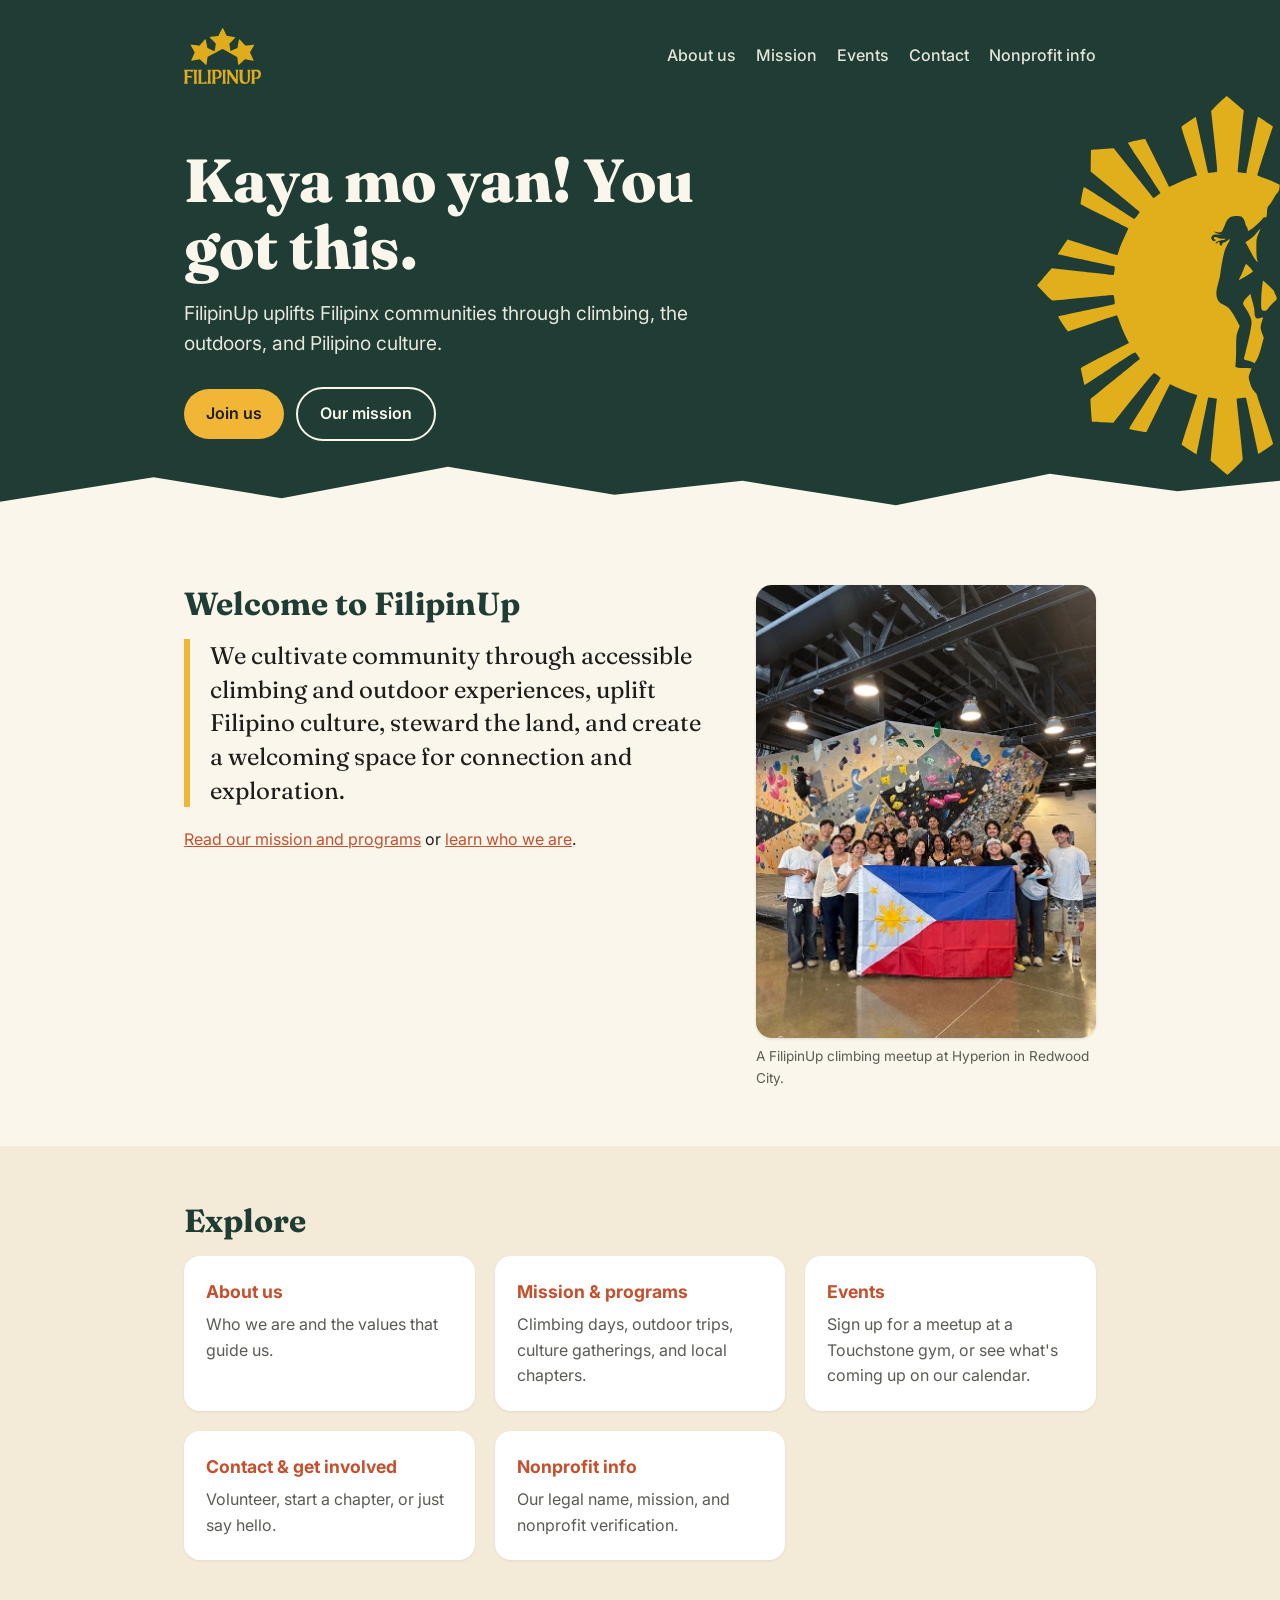
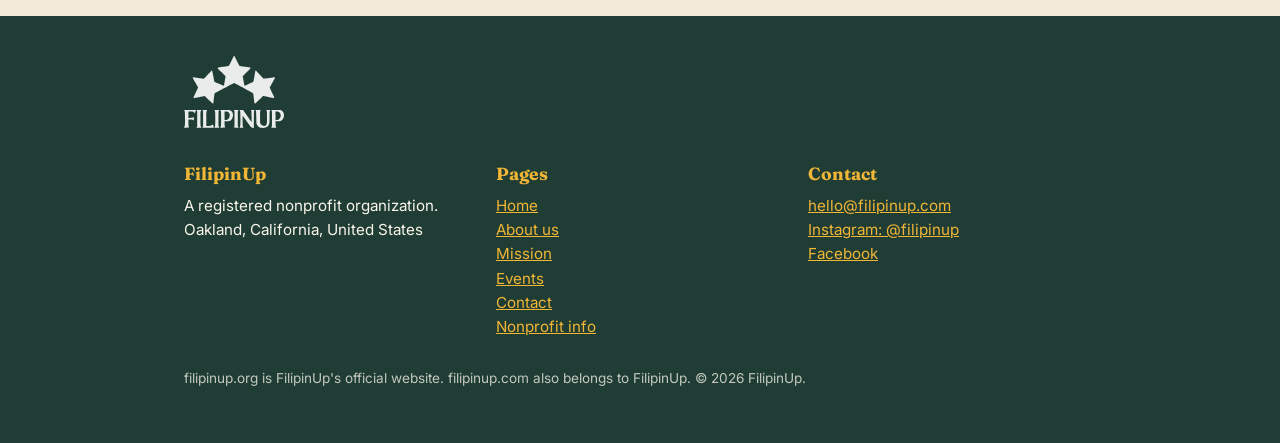
<file: index.html>
<!DOCTYPE html>
<html lang="en">
<head>
<meta charset="utf-8">
<meta name="viewport" content="width=device-width, initial-scale=1">
<title>FilipinUp — Climbing, Outdoors &amp; Pilipino Culture</title>
<meta name="description" content="FilipinUp is a nonprofit cultivating community through accessible climbing and outdoor experiences, uplifting Filipino culture, and stewarding the land.">
<link rel="icon" href="assets/logo-gold.svg" type="image/svg+xml">
<link rel="preconnect" href="https://fonts.googleapis.com">
<link rel="preconnect" href="https://fonts.gstatic.com" crossorigin>
<link href="https://fonts.googleapis.com/css2?family=Fraunces:opsz,wght@9..144,600;9..144,800&family=Inter:wght@400;500;600&display=swap" rel="stylesheet">
<link rel="stylesheet" href="assets/site.css">
</head>
<body>

<header class="hero">
  <img class="hero-art" src="assets/sun-climber.svg" alt="" aria-hidden="true">
  <div class="wrap">
    <nav>
      <a class="logo" href="index.html"><img src="assets/logo-gold.svg" alt="FilipinUp home"></a>
      <ul>
        <li><a href="about.html">About us</a></li>
        <li><a href="mission.html">Mission</a></li>
        <li><a href="events.html">Events</a></li>
        <li><a href="contact.html">Contact</a></li>
        <li><a href="nonprofit.html">Nonprofit info</a></li>
      </ul>
    </nav>
    <h1>Kaya mo yan! You got this.</h1>
    <p class="lead">FilipinUp uplifts Filipinx communities through climbing, the outdoors, and Pilipino culture.</p>
    <a class="btn" href="contact.html#get-involved">Join us</a>
    <a class="btn ghost" href="mission.html">Our mission</a>
  </div>
</header>

<main>
  <section>
    <div class="wrap split">
      <div>
        <h2>Welcome to FilipinUp</h2>
        <p class="mission">We cultivate community through accessible climbing and outdoor experiences, uplift Filipino culture, steward the land, and create a welcoming space for connection and exploration.</p>
        <p><a href="mission.html">Read our mission and programs</a> or <a href="about.html">learn who we are</a>.</p>
      </div>
      <figure class="photo">
        <img src="assets/photos/group-climb.webp" width="683" height="911" alt="A group of FilipinUp climbers smiling in front of a bouldering wall at Hyperion in Redwood City, holding a Philippine flag">
        <figcaption>A FilipinUp climbing meetup at Hyperion in Redwood City.</figcaption>
      </figure>
    </div>
  </section>

  <section class="alt">
    <div class="wrap">
      <h2>Explore</h2>
      <div class="grid">
        <a class="card" href="about.html">
          <h3>About us</h3>
          <p>Who we are and the values that guide us.</p>
        </a>
        <a class="card" href="mission.html">
          <h3>Mission &amp; programs</h3>
          <p>Climbing days, outdoor trips, culture gatherings, and local chapters.</p>
        </a>
        <a class="card" href="events.html">
          <h3>Events</h3>
          <p>Sign up for a meetup at a Touchstone gym, or see what's coming up on our calendar.</p>
        </a>
        <a class="card" href="contact.html">
          <h3>Contact &amp; get involved</h3>
          <p>Volunteer, start a chapter, or just say hello.</p>
        </a>
        <a class="card" href="nonprofit.html">
          <h3>Nonprofit info</h3>
          <p>Our legal name, mission, and nonprofit verification.</p>
        </a>
      </div>
    </div>
  </section>
</main>

<footer>
  <div class="wrap">
    <img class="footer-logo" src="assets/logo-black.svg" alt="FilipinUp">
    <div class="org-details">
      <div>
        <h4>FilipinUp</h4>
        <p>A registered nonprofit organization.<br>
        Oakland, California, United States</p>
      </div>
      <div>
        <h4>Pages</h4>
        <ul>
          <li><a href="index.html">Home</a></li>
          <li><a href="about.html">About us</a></li>
          <li><a href="mission.html">Mission</a></li>
          <li><a href="events.html">Events</a></li>
          <li><a href="contact.html">Contact</a></li>
          <li><a href="nonprofit.html">Nonprofit info</a></li>
        </ul>
      </div>
      <div>
        <h4>Contact</h4>
        <p><a href="mailto:hello@filipinup.com">hello@filipinup.com</a><br>
        <a href="https://instagram.com/filipinup">Instagram: @filipinup</a><br>
        <a href="https://www.facebook.com/FilipinUp/">Facebook</a></p>
      </div>
    </div>
    <p class="fine">filipinup.org is FilipinUp's official website. filipinup.com also belongs to FilipinUp. &copy; <span id="yr">2026</span> FilipinUp.</p>
  </div>
</footer>
<script>try{document.getElementById('yr').textContent=new Date().getFullYear()}catch(e){}</script>
</body>
</html>
</file>
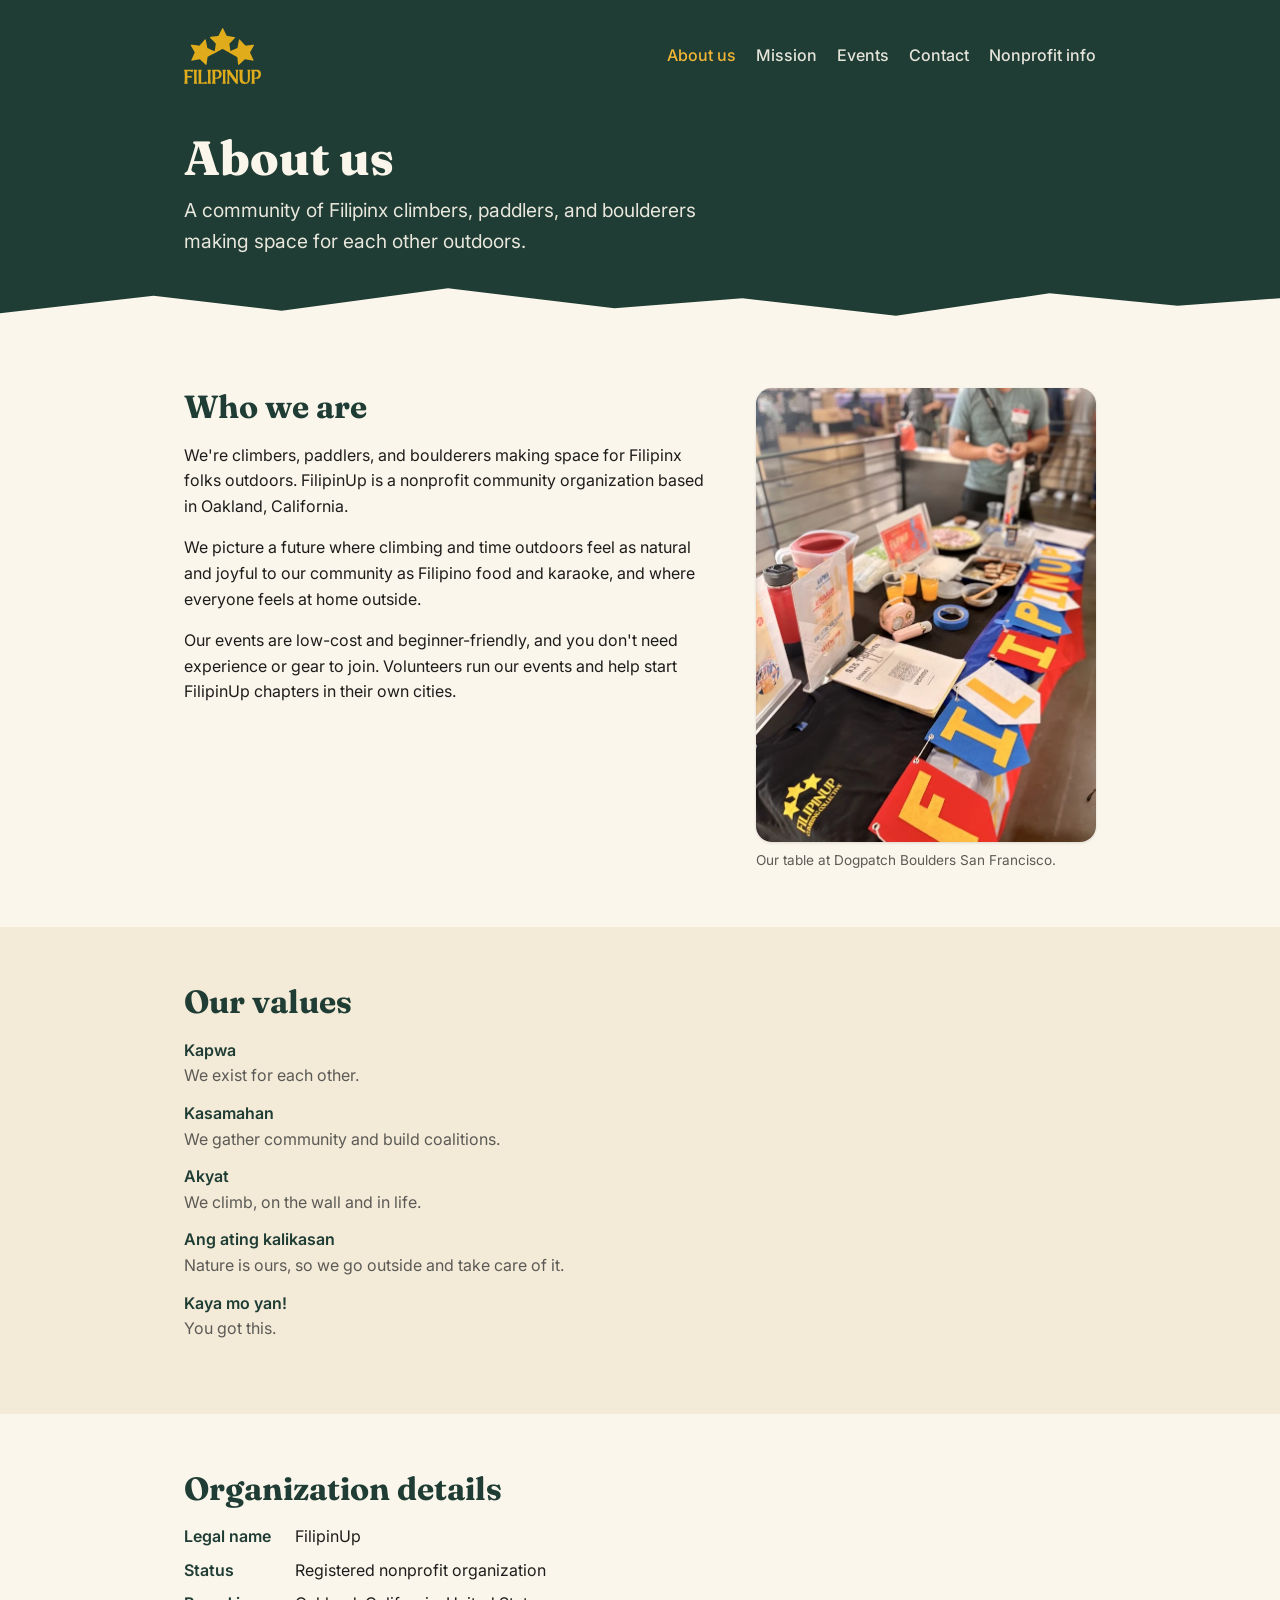
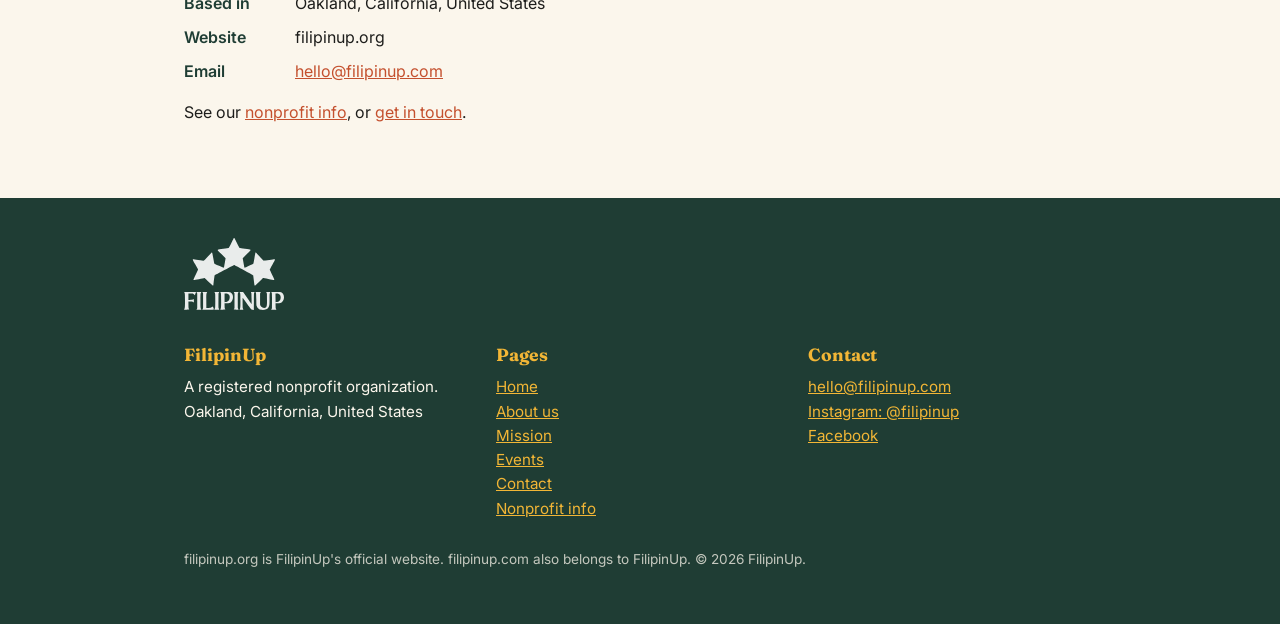
<file: about.html>
<!DOCTYPE html>
<html lang="en">
<head>
<meta charset="utf-8">
<meta name="viewport" content="width=device-width, initial-scale=1">
<title>About us — FilipinUp</title>
<meta name="description" content="Who FilipinUp is: a community of Filipinx climbers, paddlers, and boulderers based in Oakland, California.">
<link rel="icon" href="assets/logo-gold.svg" type="image/svg+xml">
<link rel="preconnect" href="https://fonts.googleapis.com">
<link rel="preconnect" href="https://fonts.gstatic.com" crossorigin>
<link href="https://fonts.googleapis.com/css2?family=Fraunces:opsz,wght@9..144,600;9..144,800&family=Inter:wght@400;500;600&display=swap" rel="stylesheet">
<link rel="stylesheet" href="assets/site.css">
</head>
<body>

<header class="hero page">
  <div class="wrap">
    <nav>
      <a class="logo" href="index.html"><img src="assets/logo-gold.svg" alt="FilipinUp home"></a>
      <ul>
        <li><a href="about.html" aria-current="page">About us</a></li>
        <li><a href="mission.html">Mission</a></li>
        <li><a href="events.html">Events</a></li>
        <li><a href="contact.html">Contact</a></li>
        <li><a href="nonprofit.html">Nonprofit info</a></li>
      </ul>
    </nav>
    <h1>About us</h1>
    <p class="lead">A community of Filipinx climbers, paddlers, and boulderers making space for each other outdoors.</p>
  </div>
</header>

<main>
  <section>
    <div class="wrap split">
      <div class="prose">
        <h2>Who we are</h2>
        <p>We're climbers, paddlers, and boulderers making space for Filipinx folks outdoors. FilipinUp is a nonprofit community organization based in Oakland, California.</p>
        <p>We picture a future where climbing and time outdoors feel as natural and joyful to our community as Filipino food and karaoke, and where everyone feels at home outside.</p>
        <p>Our events are low-cost and beginner-friendly, and you don't need experience or gear to join. Volunteers run our events and help start FilipinUp chapters in their own cities.</p>
      </div>
      <figure class="photo">
        <img src="assets/photos/community-table.webp" width="683" height="911" alt="The FilipinUp table at Dogpatch Boulders San Francisco, with a felt FilipinUp banner, snacks, drinks, our values sign, and FilipinUp T-shirts">
        <figcaption>Our table at Dogpatch Boulders San Francisco.</figcaption>
      </figure>
    </div>
  </section>

  <section class="alt">
    <div class="wrap">
      <h2>Our values</h2>
      <dl class="values">
        <dt>Kapwa</dt><dd>We exist for each other.</dd>
        <dt>Kasamahan</dt><dd>We gather community and build coalitions.</dd>
        <dt>Akyat</dt><dd>We climb, on the wall and in life.</dd>
        <dt>Ang ating kalikasan</dt><dd>Nature is ours, so we go outside and take care of it.</dd>
        <dt>Kaya mo yan!</dt><dd>You got this.</dd>
      </dl>
    </div>
  </section>

  <section>
    <div class="wrap">
      <h2>Organization details</h2>
      <dl class="facts">
        <dt>Legal name</dt><dd>FilipinUp</dd>
        <dt>Status</dt><dd>Registered nonprofit organization</dd>
        <dt>Based in</dt><dd>Oakland, California, United States</dd>
        <dt>Website</dt><dd>filipinup.org</dd>
        <dt>Email</dt><dd><a href="mailto:hello@filipinup.com">hello@filipinup.com</a></dd>
      </dl>
      <p>See our <a href="nonprofit.html">nonprofit info</a>, or <a href="contact.html">get in touch</a>.</p>
    </div>
  </section>
</main>

<footer>
  <div class="wrap">
    <img class="footer-logo" src="assets/logo-black.svg" alt="FilipinUp">
    <div class="org-details">
      <div>
        <h4>FilipinUp</h4>
        <p>A registered nonprofit organization.<br>
        Oakland, California, United States</p>
      </div>
      <div>
        <h4>Pages</h4>
        <ul>
          <li><a href="index.html">Home</a></li>
          <li><a href="about.html">About us</a></li>
          <li><a href="mission.html">Mission</a></li>
          <li><a href="events.html">Events</a></li>
          <li><a href="contact.html">Contact</a></li>
          <li><a href="nonprofit.html">Nonprofit info</a></li>
        </ul>
      </div>
      <div>
        <h4>Contact</h4>
        <p><a href="mailto:hello@filipinup.com">hello@filipinup.com</a><br>
        <a href="https://instagram.com/filipinup">Instagram: @filipinup</a><br>
        <a href="https://www.facebook.com/FilipinUp/">Facebook</a></p>
      </div>
    </div>
    <p class="fine">filipinup.org is FilipinUp's official website. filipinup.com also belongs to FilipinUp. &copy; <span id="yr">2026</span> FilipinUp.</p>
  </div>
</footer>
<script>try{document.getElementById('yr').textContent=new Date().getFullYear()}catch(e){}</script>
</body>
</html>
</file>
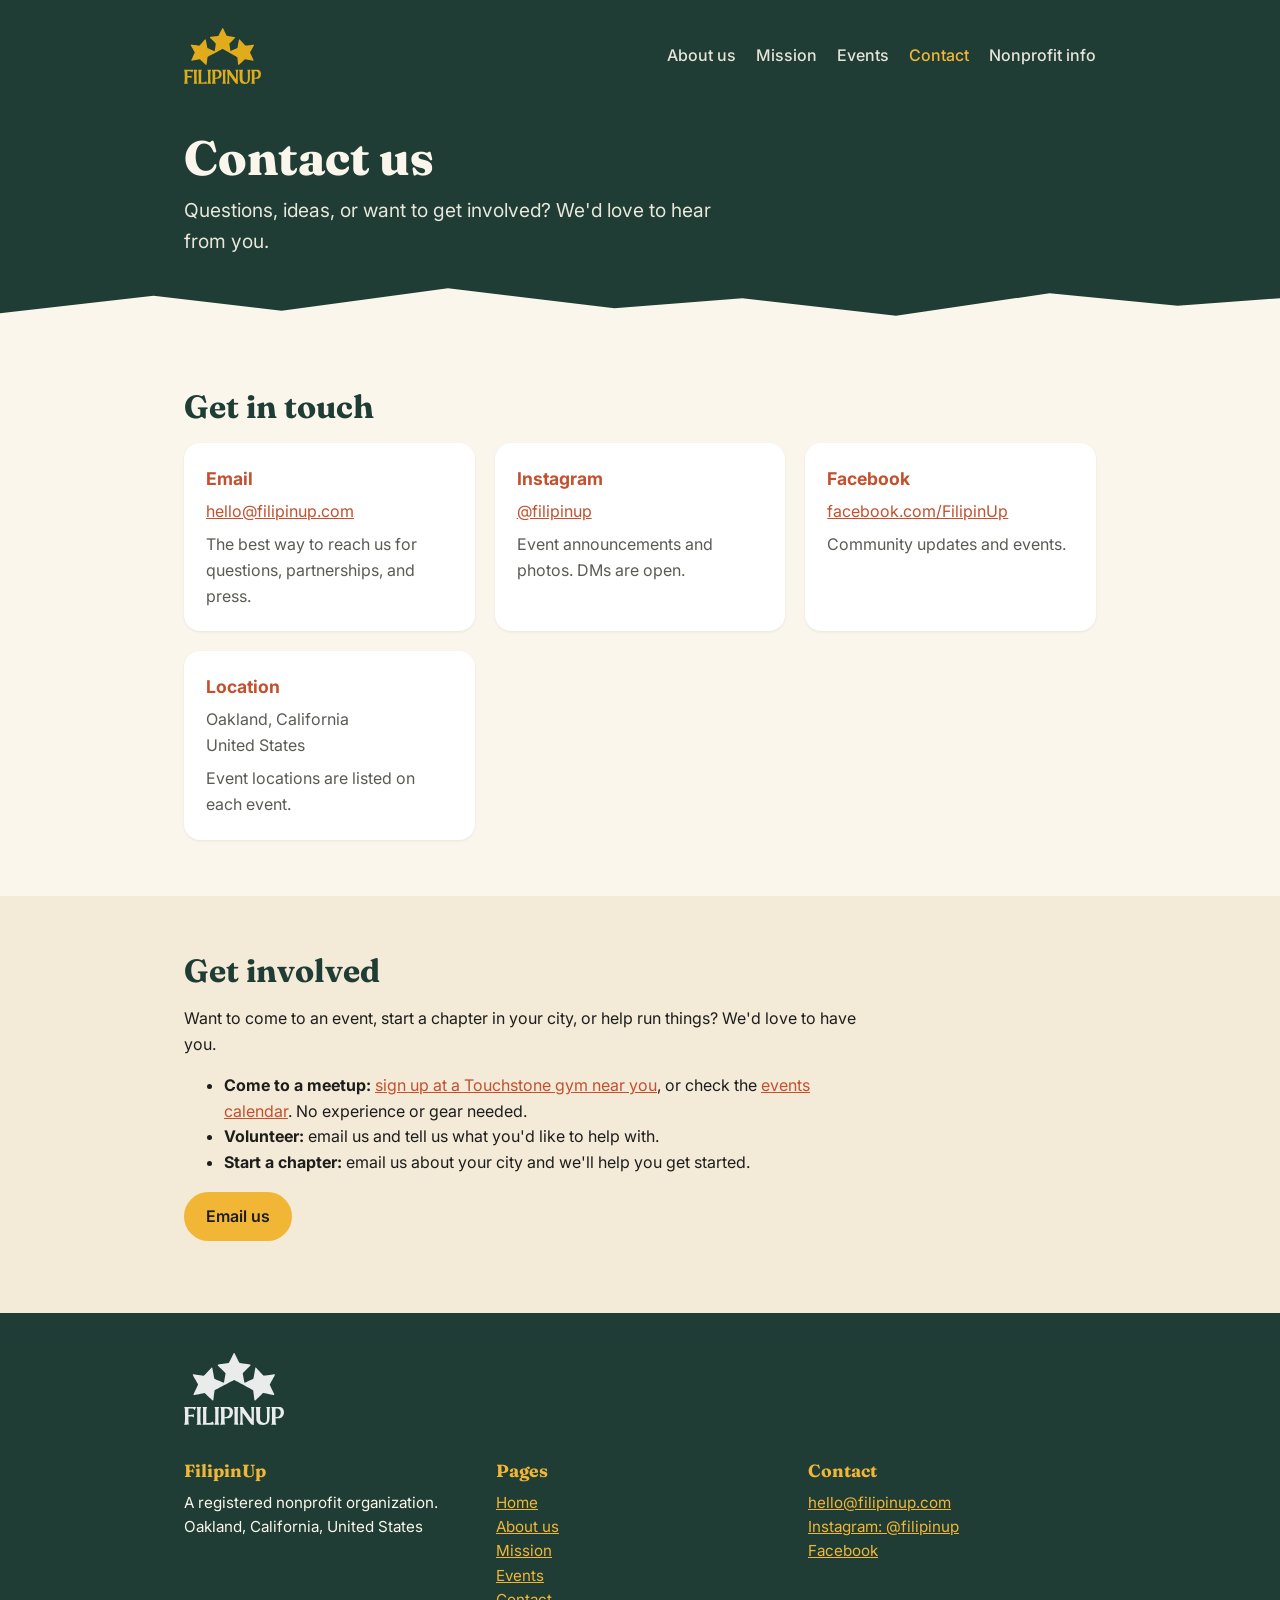
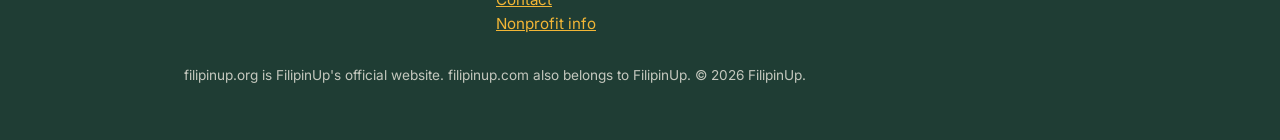
<file: contact.html>
<!DOCTYPE html>
<html lang="en">
<head>
<meta charset="utf-8">
<meta name="viewport" content="width=device-width, initial-scale=1">
<title>Contact — FilipinUp</title>
<meta name="description" content="How to reach FilipinUp, get involved, volunteer, or start a chapter.">
<link rel="icon" href="assets/logo-gold.svg" type="image/svg+xml">
<link rel="preconnect" href="https://fonts.googleapis.com">
<link rel="preconnect" href="https://fonts.gstatic.com" crossorigin>
<link href="https://fonts.googleapis.com/css2?family=Fraunces:opsz,wght@9..144,600;9..144,800&family=Inter:wght@400;500;600&display=swap" rel="stylesheet">
<link rel="stylesheet" href="assets/site.css">
</head>
<body>

<header class="hero page">
  <div class="wrap">
    <nav>
      <a class="logo" href="index.html"><img src="assets/logo-gold.svg" alt="FilipinUp home"></a>
      <ul>
        <li><a href="about.html">About us</a></li>
        <li><a href="mission.html">Mission</a></li>
        <li><a href="events.html">Events</a></li>
        <li><a href="contact.html" aria-current="page">Contact</a></li>
        <li><a href="nonprofit.html">Nonprofit info</a></li>
      </ul>
    </nav>
    <h1>Contact us</h1>
    <p class="lead">Questions, ideas, or want to get involved? We'd love to hear from you.</p>
  </div>
</header>

<main>
  <section>
    <div class="wrap">
      <h2>Get in touch</h2>
      <div class="grid">
        <div class="card">
          <h3>Email</h3>
          <p><a href="mailto:hello@filipinup.com">hello@filipinup.com</a></p>
          <p>The best way to reach us for questions, partnerships, and press.</p>
        </div>
        <div class="card">
          <h3>Instagram</h3>
          <p><a href="https://instagram.com/filipinup">@filipinup</a></p>
          <p>Event announcements and photos. DMs are open.</p>
        </div>
        <div class="card">
          <h3>Facebook</h3>
          <p><a href="https://www.facebook.com/FilipinUp/">facebook.com/FilipinUp</a></p>
          <p>Community updates and events.</p>
        </div>
        <div class="card">
          <h3>Location</h3>
          <p>Oakland, California<br>United States</p>
          <p>Event locations are listed on each event.</p>
        </div>
      </div>
    </div>
  </section>

  <section id="get-involved" class="alt">
    <div class="wrap prose">
      <h2>Get involved</h2>
      <p>Want to come to an event, start a chapter in your city, or help run things? We'd love to have you.</p>
      <ul>
        <li><strong>Come to a meetup:</strong> <a href="events.html#meetups">sign up at a Touchstone gym near you</a>, or check the <a href="events.html">events calendar</a>. No experience or gear needed.</li>
        <li><strong>Volunteer:</strong> email us and tell us what you'd like to help with.</li>
        <li><strong>Start a chapter:</strong> email us about your city and we'll help you get started.</li>
      </ul>
      <p><a class="btn" href="mailto:hello@filipinup.com?subject=Getting%20involved%20with%20FilipinUp">Email us</a></p>
    </div>
  </section>
</main>

<footer>
  <div class="wrap">
    <img class="footer-logo" src="assets/logo-black.svg" alt="FilipinUp">
    <div class="org-details">
      <div>
        <h4>FilipinUp</h4>
        <p>A registered nonprofit organization.<br>
        Oakland, California, United States</p>
      </div>
      <div>
        <h4>Pages</h4>
        <ul>
          <li><a href="index.html">Home</a></li>
          <li><a href="about.html">About us</a></li>
          <li><a href="mission.html">Mission</a></li>
          <li><a href="events.html">Events</a></li>
          <li><a href="contact.html">Contact</a></li>
          <li><a href="nonprofit.html">Nonprofit info</a></li>
        </ul>
      </div>
      <div>
        <h4>Contact</h4>
        <p><a href="mailto:hello@filipinup.com">hello@filipinup.com</a><br>
        <a href="https://instagram.com/filipinup">Instagram: @filipinup</a><br>
        <a href="https://www.facebook.com/FilipinUp/">Facebook</a></p>
      </div>
    </div>
    <p class="fine">filipinup.org is FilipinUp's official website. filipinup.com also belongs to FilipinUp. &copy; <span id="yr">2026</span> FilipinUp.</p>
  </div>
</footer>
<script>try{document.getElementById('yr').textContent=new Date().getFullYear()}catch(e){}</script>
</body>
</html>
</file>
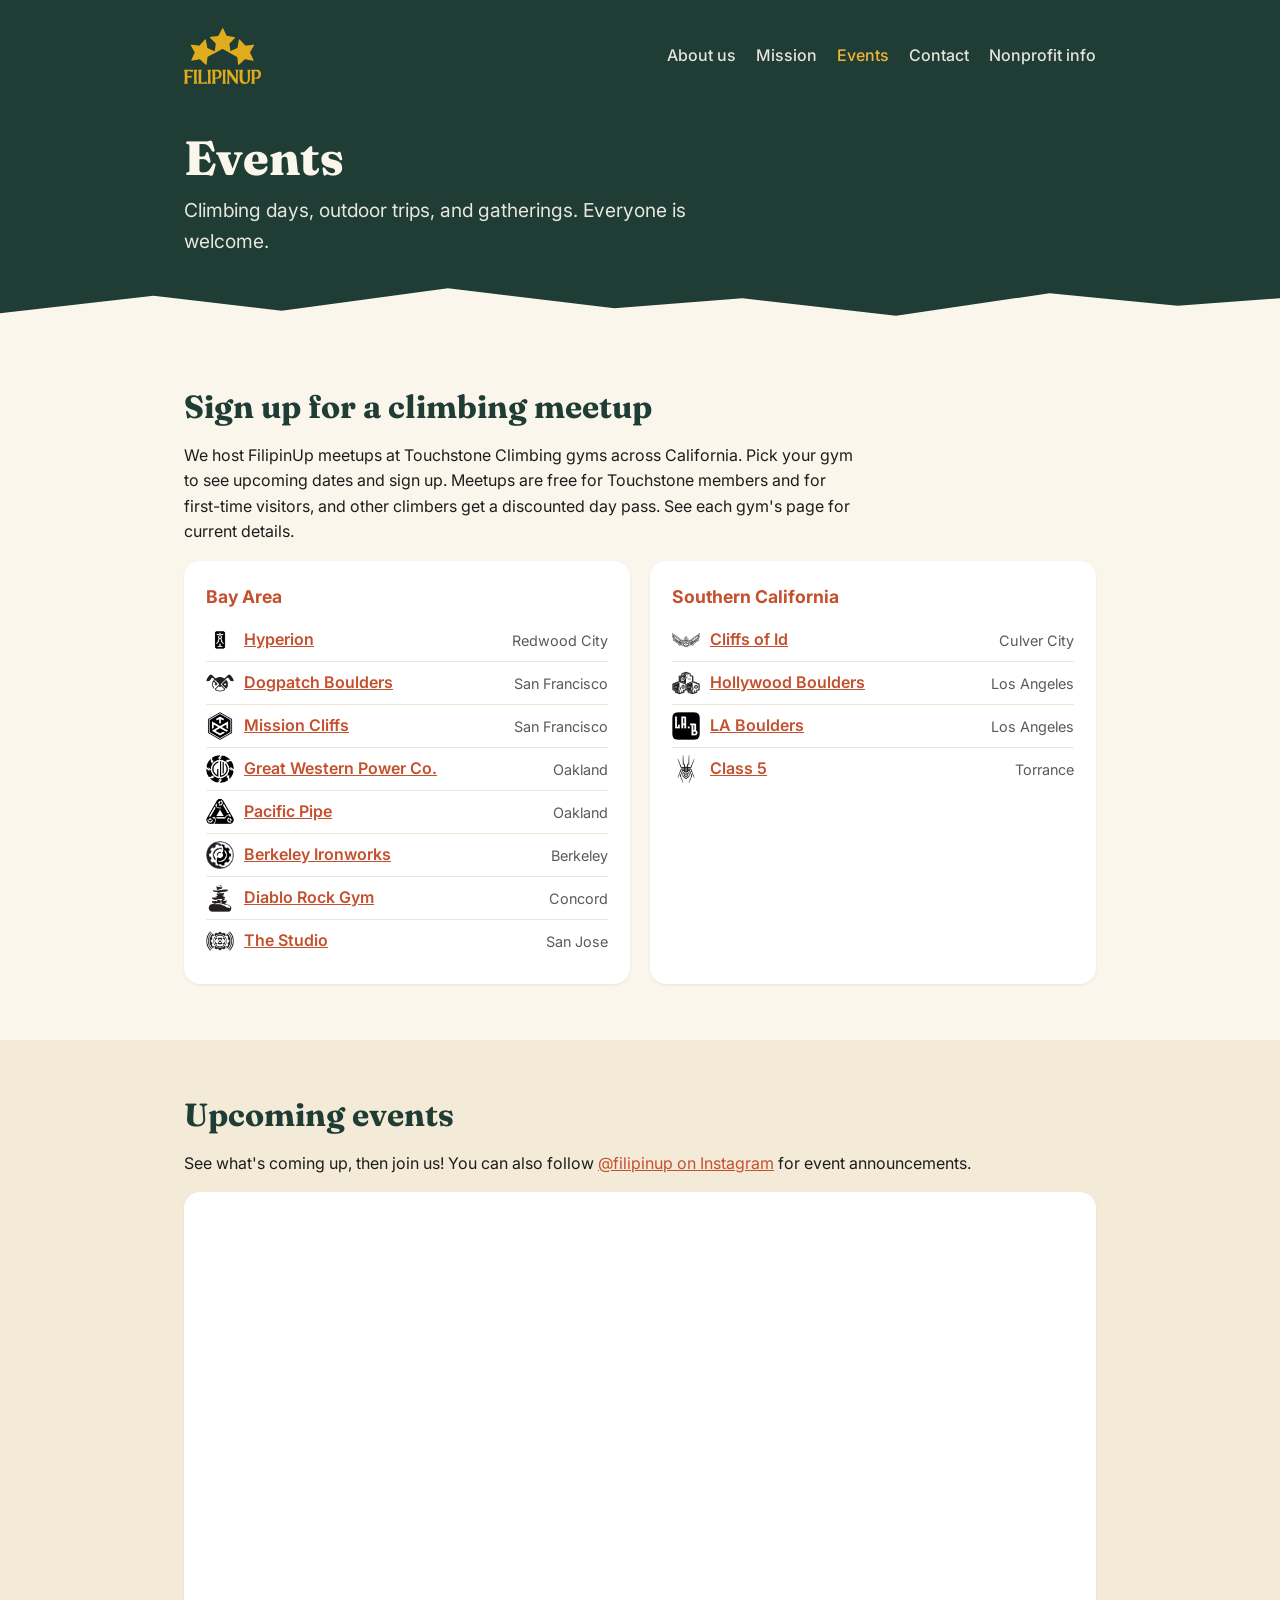
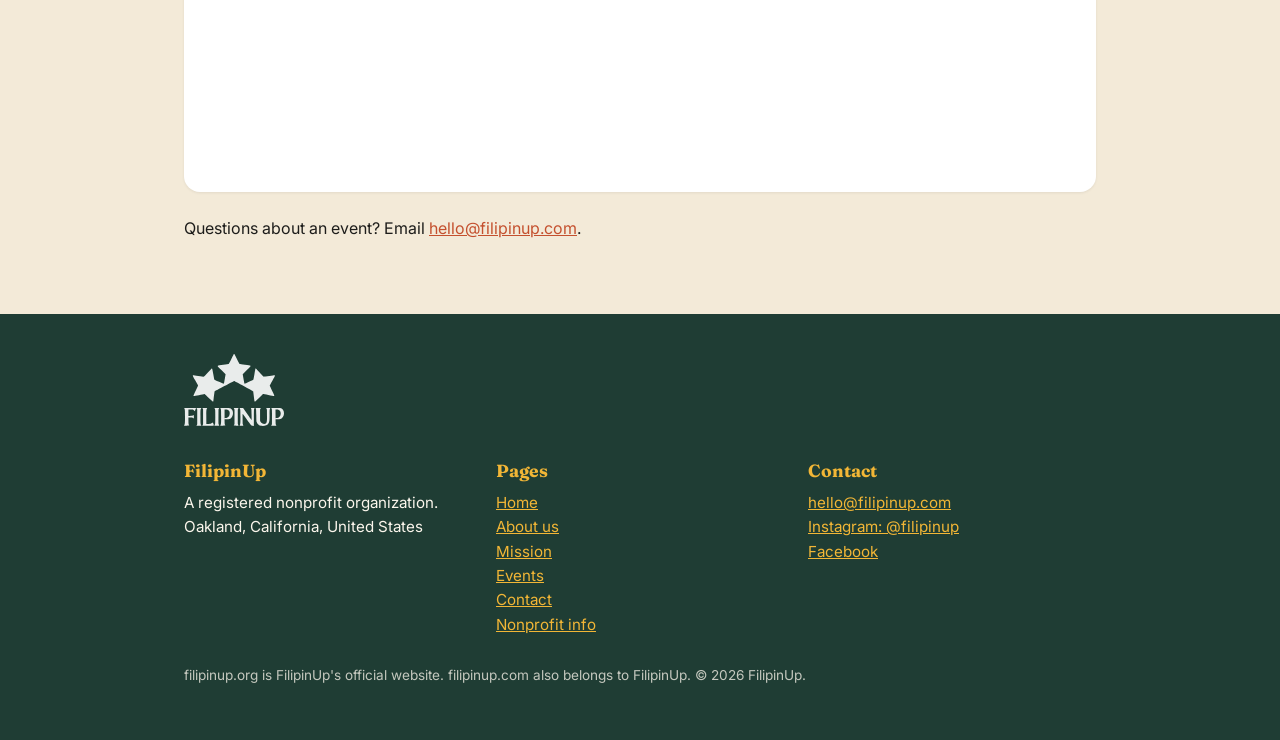
<file: events.html>
<!DOCTYPE html>
<html lang="en">
<head>
<meta charset="utf-8">
<meta name="viewport" content="width=device-width, initial-scale=1">
<title>Events — FilipinUp</title>
<meta name="description" content="Upcoming FilipinUp climbing days, outdoor trips, and community gatherings.">
<link rel="icon" href="assets/logo-gold.svg" type="image/svg+xml">
<link rel="preconnect" href="https://fonts.googleapis.com">
<link rel="preconnect" href="https://fonts.gstatic.com" crossorigin>
<link href="https://fonts.googleapis.com/css2?family=Fraunces:opsz,wght@9..144,600;9..144,800&family=Inter:wght@400;500;600&display=swap" rel="stylesheet">
<link rel="stylesheet" href="assets/site.css">
</head>
<body>

<header class="hero page">
  <div class="wrap">
    <nav>
      <a class="logo" href="index.html"><img src="assets/logo-gold.svg" alt="FilipinUp home"></a>
      <ul>
        <li><a href="about.html">About us</a></li>
        <li><a href="mission.html">Mission</a></li>
        <li><a href="events.html" aria-current="page">Events</a></li>
        <li><a href="contact.html">Contact</a></li>
        <li><a href="nonprofit.html">Nonprofit info</a></li>
      </ul>
    </nav>
    <h1>Events</h1>
    <p class="lead">Climbing days, outdoor trips, and gatherings. Everyone is welcome.</p>
  </div>
</header>

<main>
  <section id="meetups">
    <div class="wrap">
      <h2>Sign up for a climbing meetup</h2>
      <p class="prose">We host FilipinUp meetups at Touchstone Climbing gyms across California. Pick your gym to see upcoming dates and sign up. Meetups are free for Touchstone members and for first-time visitors, and other climbers get a discounted day pass. See each gym's page for current details.</p>
      <div class="grid">
        <div class="card">
          <h3>Bay Area</h3>
          <ul class="gym-list">
            <li><a href="https://portal.touchstoneclimbing.com/hyperion/programs/filipin-up"><img class="gym-icon" src="assets/gyms/hyperion.png" width="28" height="28" alt="">Hyperion</a> <span class="meta">Redwood City</span></li>
            <li><a href="https://portal.touchstoneclimbing.com/dogpatch/programs/filipin-up"><img class="gym-icon" src="assets/gyms/dogpatch.png" width="28" height="28" alt="">Dogpatch Boulders</a> <span class="meta">San Francisco</span></li>
            <li><a href="https://portal.touchstoneclimbing.com/missioncliffs/programs/filipin-up"><img class="gym-icon" src="assets/gyms/missioncliffs.png" width="28" height="28" alt="">Mission Cliffs</a> <span class="meta">San Francisco</span></li>
            <li><a href="https://portal.touchstoneclimbing.com/power/programs/filipin-up"><img class="gym-icon" src="assets/gyms/power.png" width="28" height="28" alt="">Great Western Power Co.</a> <span class="meta">Oakland</span></li>
            <li><a href="https://portal.touchstoneclimbing.com/pacificpipe/programs/filipin-up"><img class="gym-icon" src="assets/gyms/pacificpipe.png" width="28" height="28" alt="">Pacific Pipe</a> <span class="meta">Oakland</span></li>
            <li><a href="https://portal.touchstoneclimbing.com/ironworks/programs/filipin-up"><img class="gym-icon" src="assets/gyms/ironworks.png" width="28" height="28" alt="">Berkeley Ironworks</a> <span class="meta">Berkeley</span></li>
            <li><a href="https://portal.touchstoneclimbing.com/diablo/programs/filipin-up"><img class="gym-icon" src="assets/gyms/diablo.png" width="28" height="28" alt="">Diablo Rock Gym</a> <span class="meta">Concord</span></li>
            <li><a href="https://portal.touchstoneclimbing.com/studio/programs/filipin-up"><img class="gym-icon" src="assets/gyms/studio.png" width="28" height="28" alt="">The Studio</a> <span class="meta">San Jose</span></li>
          </ul>
        </div>
        <div class="card">
          <h3>Southern California</h3>
          <ul class="gym-list">
            <li><a href="https://portal.touchstoneclimbing.com/cliffs/programs/filipin-up"><img class="gym-icon" src="assets/gyms/cliffs.png" width="28" height="28" alt="">Cliffs of Id</a> <span class="meta">Culver City</span></li>
            <li><a href="https://portal.touchstoneclimbing.com/hollywood/programs/filipin-up"><img class="gym-icon" src="assets/gyms/hollywood.png" width="28" height="28" alt="">Hollywood Boulders</a> <span class="meta">Los Angeles</span></li>
            <li><a href="https://portal.touchstoneclimbing.com/la/programs/filipin-up"><img class="gym-icon" src="assets/gyms/la.png" width="28" height="28" alt="">LA Boulders</a> <span class="meta">Los Angeles</span></li>
            <li><a href="https://portal.touchstoneclimbing.com/class5/programs/filipin-up"><img class="gym-icon" src="assets/gyms/class5.png" width="28" height="28" alt="">Class 5</a> <span class="meta">Torrance</span></li>
          </ul>
        </div>
      </div>
    </div>
  </section>

  <section class="alt">
    <div class="wrap">
      <h2>Upcoming events</h2>
      <p>See what's coming up, then join us! You can also follow <a href="https://instagram.com/filipinup">@filipinup on Instagram</a> for event announcements.</p>
      <div class="calendar">
        <iframe src="https://calendar.google.com/calendar/embed?src=bea7bd43e366b3ca86edc0972032836f7ee59aa400a32a06474ba0673a5104a5%40group.calendar.google.com&amp;ctz=America%2FLos_Angeles" title="FilipinUp events calendar" loading="lazy"></iframe>
      </div>
      <p style="margin-top:24px">Questions about an event? Email <a href="mailto:hello@filipinup.com">hello@filipinup.com</a>.</p>
    </div>
  </section>
</main>

<footer>
  <div class="wrap">
    <img class="footer-logo" src="assets/logo-black.svg" alt="FilipinUp">
    <div class="org-details">
      <div>
        <h4>FilipinUp</h4>
        <p>A registered nonprofit organization.<br>
        Oakland, California, United States</p>
      </div>
      <div>
        <h4>Pages</h4>
        <ul>
          <li><a href="index.html">Home</a></li>
          <li><a href="about.html">About us</a></li>
          <li><a href="mission.html">Mission</a></li>
          <li><a href="events.html">Events</a></li>
          <li><a href="contact.html">Contact</a></li>
          <li><a href="nonprofit.html">Nonprofit info</a></li>
        </ul>
      </div>
      <div>
        <h4>Contact</h4>
        <p><a href="mailto:hello@filipinup.com">hello@filipinup.com</a><br>
        <a href="https://instagram.com/filipinup">Instagram: @filipinup</a><br>
        <a href="https://www.facebook.com/FilipinUp/">Facebook</a></p>
      </div>
    </div>
    <p class="fine">filipinup.org is FilipinUp's official website. filipinup.com also belongs to FilipinUp. &copy; <span id="yr">2026</span> FilipinUp.</p>
  </div>
</footer>
<script>try{document.getElementById('yr').textContent=new Date().getFullYear()}catch(e){}</script>
</body>
</html>
</file>
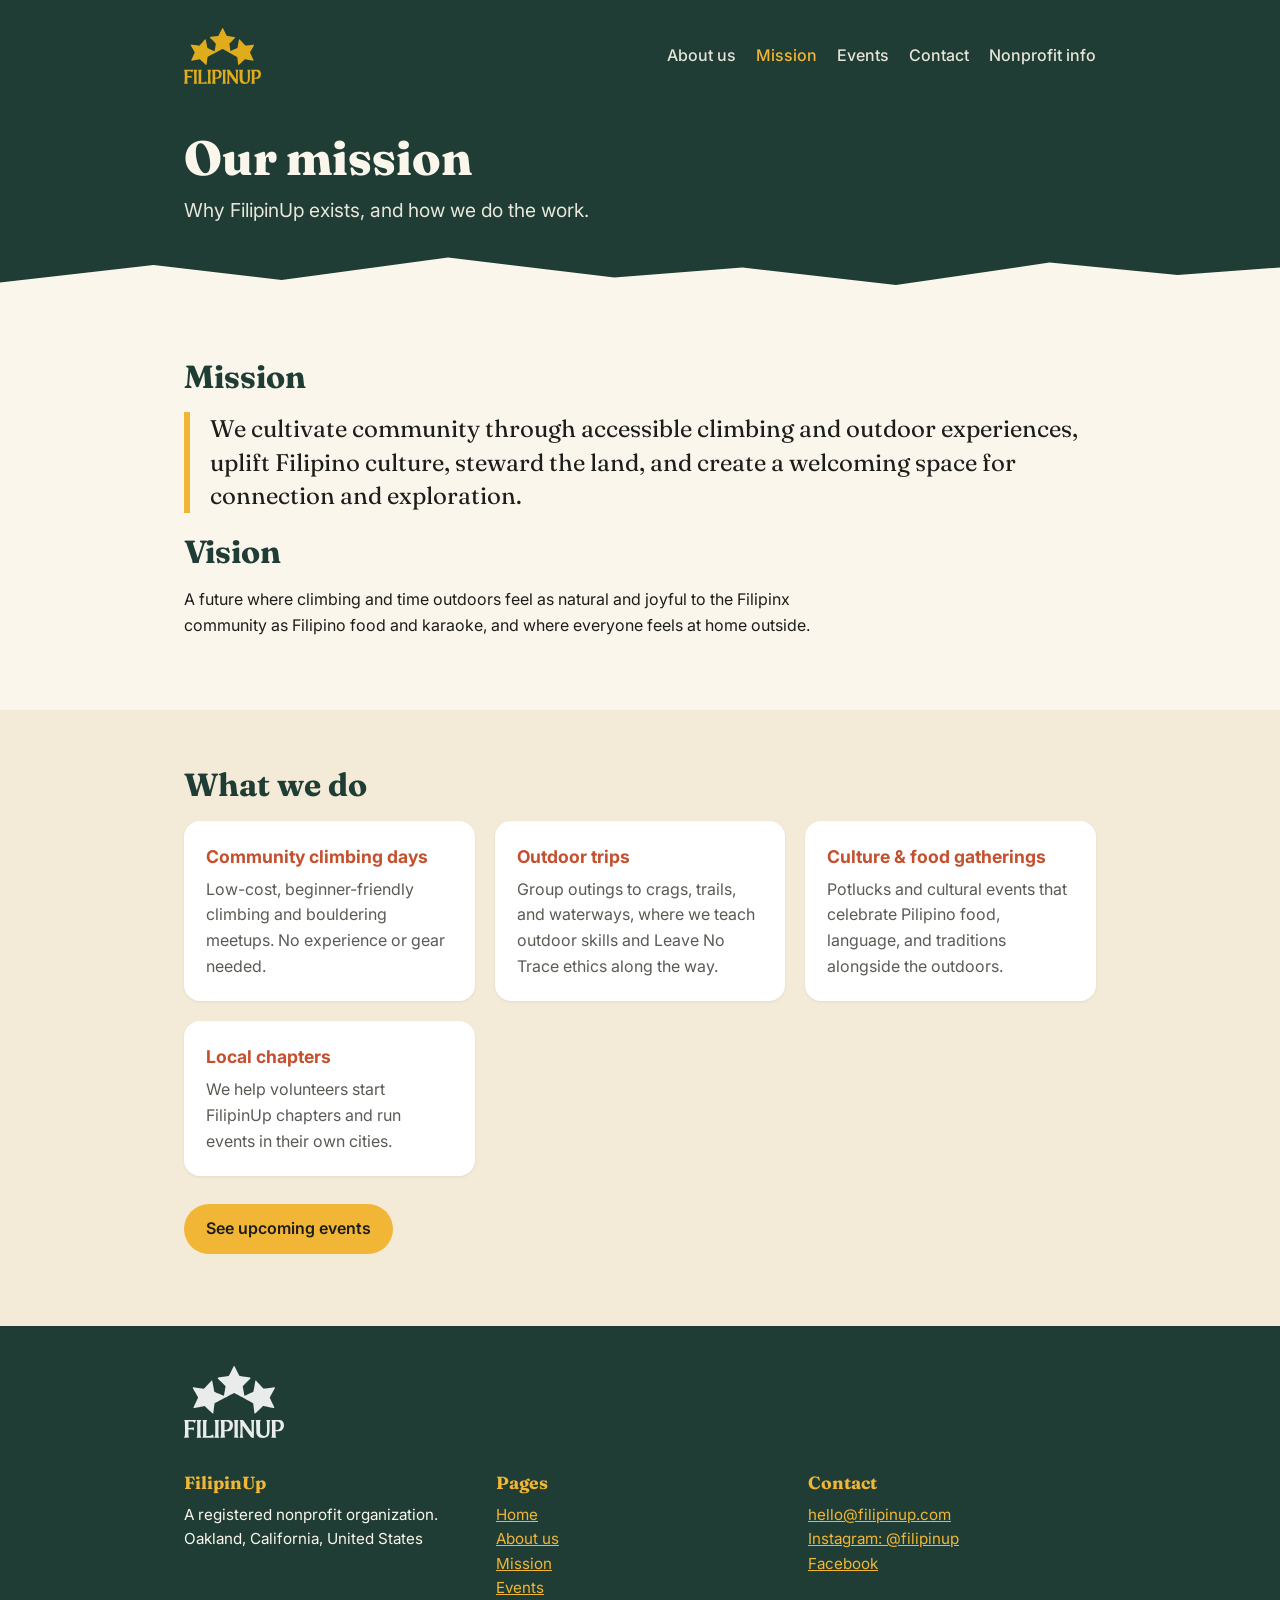
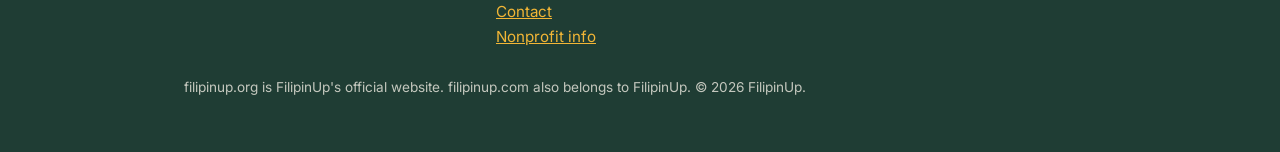
<file: mission.html>
<!DOCTYPE html>
<html lang="en">
<head>
<meta charset="utf-8">
<meta name="viewport" content="width=device-width, initial-scale=1">
<title>Our mission — FilipinUp</title>
<meta name="description" content="FilipinUp's mission, vision, and programs: accessible climbing and outdoor experiences, Filipino culture, and land stewardship.">
<link rel="icon" href="assets/logo-gold.svg" type="image/svg+xml">
<link rel="preconnect" href="https://fonts.googleapis.com">
<link rel="preconnect" href="https://fonts.gstatic.com" crossorigin>
<link href="https://fonts.googleapis.com/css2?family=Fraunces:opsz,wght@9..144,600;9..144,800&family=Inter:wght@400;500;600&display=swap" rel="stylesheet">
<link rel="stylesheet" href="assets/site.css">
</head>
<body>

<header class="hero page">
  <div class="wrap">
    <nav>
      <a class="logo" href="index.html"><img src="assets/logo-gold.svg" alt="FilipinUp home"></a>
      <ul>
        <li><a href="about.html">About us</a></li>
        <li><a href="mission.html" aria-current="page">Mission</a></li>
        <li><a href="events.html">Events</a></li>
        <li><a href="contact.html">Contact</a></li>
        <li><a href="nonprofit.html">Nonprofit info</a></li>
      </ul>
    </nav>
    <h1>Our mission</h1>
    <p class="lead">Why FilipinUp exists, and how we do the work.</p>
  </div>
</header>

<main>
  <section>
    <div class="wrap">
      <h2>Mission</h2>
      <p class="mission">We cultivate community through accessible climbing and outdoor experiences, uplift Filipino culture, steward the land, and create a welcoming space for connection and exploration.</p>
      <h2>Vision</h2>
      <p class="prose">A future where climbing and time outdoors feel as natural and joyful to the Filipinx community as Filipino food and karaoke, and where everyone feels at home outside.</p>
    </div>
  </section>

  <section class="alt">
    <div class="wrap">
      <h2>What we do</h2>
      <div class="grid">
        <div class="card">
          <h3>Community climbing days</h3>
          <p>Low-cost, beginner-friendly climbing and bouldering meetups. No experience or gear needed.</p>
        </div>
        <div class="card">
          <h3>Outdoor trips</h3>
          <p>Group outings to crags, trails, and waterways, where we teach outdoor skills and Leave No Trace ethics along the way.</p>
        </div>
        <div class="card">
          <h3>Culture &amp; food gatherings</h3>
          <p>Potlucks and cultural events that celebrate Pilipino food, language, and traditions alongside the outdoors.</p>
        </div>
        <div class="card">
          <h3>Local chapters</h3>
          <p>We help volunteers start FilipinUp chapters and run events in their own cities.</p>
        </div>
      </div>
      <p style="margin-top:28px"><a class="btn" href="events.html">See upcoming events</a></p>
    </div>
  </section>
</main>

<footer>
  <div class="wrap">
    <img class="footer-logo" src="assets/logo-black.svg" alt="FilipinUp">
    <div class="org-details">
      <div>
        <h4>FilipinUp</h4>
        <p>A registered nonprofit organization.<br>
        Oakland, California, United States</p>
      </div>
      <div>
        <h4>Pages</h4>
        <ul>
          <li><a href="index.html">Home</a></li>
          <li><a href="about.html">About us</a></li>
          <li><a href="mission.html">Mission</a></li>
          <li><a href="events.html">Events</a></li>
          <li><a href="contact.html">Contact</a></li>
          <li><a href="nonprofit.html">Nonprofit info</a></li>
        </ul>
      </div>
      <div>
        <h4>Contact</h4>
        <p><a href="mailto:hello@filipinup.com">hello@filipinup.com</a><br>
        <a href="https://instagram.com/filipinup">Instagram: @filipinup</a><br>
        <a href="https://www.facebook.com/FilipinUp/">Facebook</a></p>
      </div>
    </div>
    <p class="fine">filipinup.org is FilipinUp's official website. filipinup.com also belongs to FilipinUp. &copy; <span id="yr">2026</span> FilipinUp.</p>
  </div>
</footer>
<script>try{document.getElementById('yr').textContent=new Date().getFullYear()}catch(e){}</script>
</body>
</html>
</file>
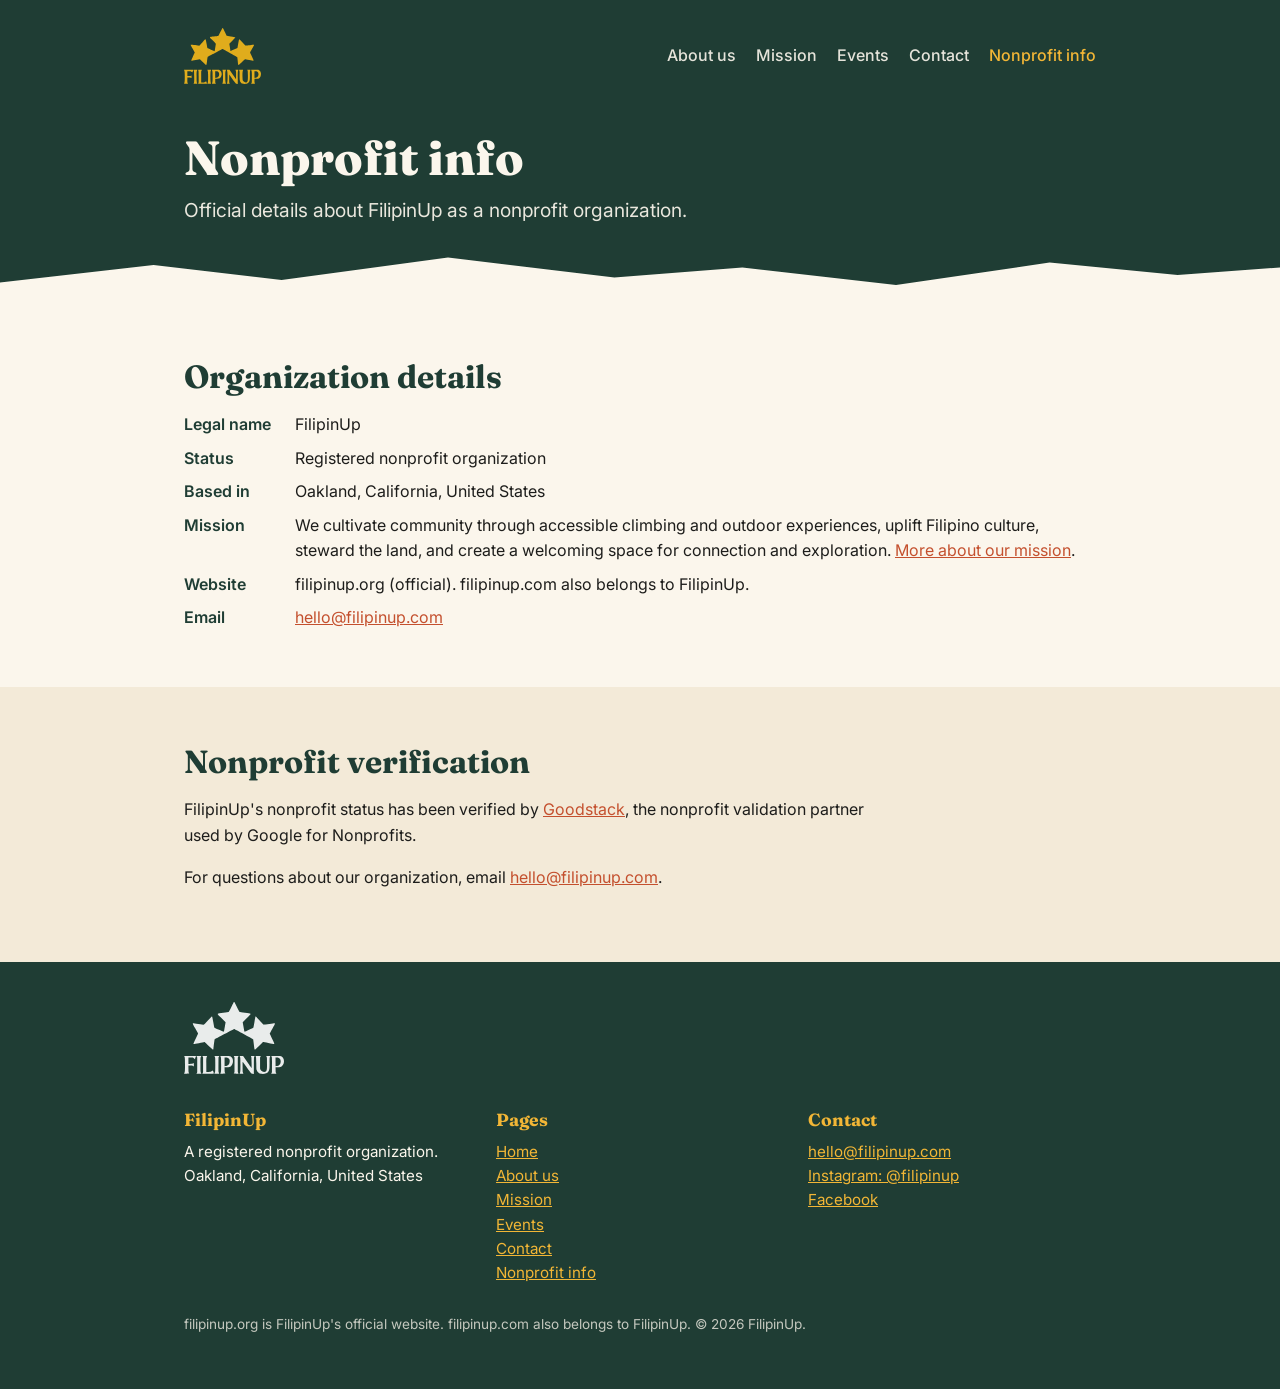
<file: nonprofit.html>
<!DOCTYPE html>
<html lang="en">
<head>
<meta charset="utf-8">
<meta name="viewport" content="width=device-width, initial-scale=1">
<title>Nonprofit info — FilipinUp</title>
<meta name="description" content="FilipinUp nonprofit details: legal name, location, mission, and Goodstack verification.">
<link rel="icon" href="assets/logo-gold.svg" type="image/svg+xml">
<link rel="preconnect" href="https://fonts.googleapis.com">
<link rel="preconnect" href="https://fonts.gstatic.com" crossorigin>
<link href="https://fonts.googleapis.com/css2?family=Fraunces:opsz,wght@9..144,600;9..144,800&family=Inter:wght@400;500;600&display=swap" rel="stylesheet">
<link rel="stylesheet" href="assets/site.css">
</head>
<body>

<header class="hero page">
  <div class="wrap">
    <nav>
      <a class="logo" href="index.html"><img src="assets/logo-gold.svg" alt="FilipinUp home"></a>
      <ul>
        <li><a href="about.html">About us</a></li>
        <li><a href="mission.html">Mission</a></li>
        <li><a href="events.html">Events</a></li>
        <li><a href="contact.html">Contact</a></li>
        <li><a href="nonprofit.html" aria-current="page">Nonprofit info</a></li>
      </ul>
    </nav>
    <h1>Nonprofit info</h1>
    <p class="lead">Official details about FilipinUp as a nonprofit organization.</p>
  </div>
</header>

<main>
  <section>
    <div class="wrap">
      <h2>Organization details</h2>
      <dl class="facts">
        <dt>Legal name</dt><dd>FilipinUp</dd>
        <dt>Status</dt><dd>Registered nonprofit organization</dd>
        <dt>Based in</dt><dd>Oakland, California, United States</dd>
        <dt>Mission</dt><dd>We cultivate community through accessible climbing and outdoor experiences, uplift Filipino culture, steward the land, and create a welcoming space for connection and exploration. <a href="mission.html">More about our mission</a>.</dd>
        <dt>Website</dt><dd>filipinup.org (official). filipinup.com also belongs to FilipinUp.</dd>
        <dt>Email</dt><dd><a href="mailto:hello@filipinup.com">hello@filipinup.com</a></dd>
      </dl>
    </div>
  </section>

  <section class="alt">
    <div class="wrap prose">
      <h2>Nonprofit verification</h2>
      <p>FilipinUp's nonprofit status has been verified by <a href="https://goodstack.io">Goodstack</a>, the nonprofit validation partner used by Google for Nonprofits.</p>
      <p>For questions about our organization, email <a href="mailto:hello@filipinup.com">hello@filipinup.com</a>.</p>
    </div>
  </section>
</main>

<footer>
  <div class="wrap">
    <img class="footer-logo" src="assets/logo-black.svg" alt="FilipinUp">
    <div class="org-details">
      <div>
        <h4>FilipinUp</h4>
        <p>A registered nonprofit organization.<br>
        Oakland, California, United States</p>
      </div>
      <div>
        <h4>Pages</h4>
        <ul>
          <li><a href="index.html">Home</a></li>
          <li><a href="about.html">About us</a></li>
          <li><a href="mission.html">Mission</a></li>
          <li><a href="events.html">Events</a></li>
          <li><a href="contact.html">Contact</a></li>
          <li><a href="nonprofit.html">Nonprofit info</a></li>
        </ul>
      </div>
      <div>
        <h4>Contact</h4>
        <p><a href="mailto:hello@filipinup.com">hello@filipinup.com</a><br>
        <a href="https://instagram.com/filipinup">Instagram: @filipinup</a><br>
        <a href="https://www.facebook.com/FilipinUp/">Facebook</a></p>
      </div>
    </div>
    <p class="fine">filipinup.org is FilipinUp's official website. filipinup.com also belongs to FilipinUp. &copy; <span id="yr">2026</span> FilipinUp.</p>
  </div>
</footer>
<script>try{document.getElementById('yr').textContent=new Date().getFullYear()}catch(e){}</script>
</body>
</html>
</file>
<file: assets/site.css>
:root {
  --sun: #f2b636;
  --clay: #c4502e;
  --forest: #1f3d34;
  --cream: #fbf6ec;
  --ink: #1d1d1b;
  --muted: #5b5a55;
}
* { box-sizing: border-box; }
body {
  margin: 0;
  font-family: "Inter", system-ui, sans-serif;
  color: var(--ink);
  background: var(--cream);
  line-height: 1.6;
}
a { color: var(--clay); }
.wrap { max-width: 960px; margin: 0 auto; padding: 0 24px; }
@media (max-width: 480px) { .wrap { padding: 0 16px; } }

/* Header (shared by every page) */
header.hero {
  background: var(--forest);
  color: var(--cream);
  padding: 28px 0 88px;
  position: relative;
  overflow: hidden;
}
header.hero::after {
  /* simple mountain ridge */
  content: "";
  position: absolute; left: 0; right: 0; bottom: -1px; height: 70px;
  background: var(--cream);
  clip-path: polygon(0 100%, 0 60%, 12% 25%, 22% 55%, 35% 10%, 48% 50%, 58% 30%, 70% 65%, 82% 20%, 92% 45%, 100% 30%, 100% 100%);
}
header.hero.page { padding-bottom: 76px; }
header.hero.page::after { height: 50px; }
nav { display: flex; justify-content: space-between; align-items: center; gap: 16px; flex-wrap: wrap; }
.logo { display: block; line-height: 0; }
.logo img { height: 56px; width: auto; }
.hero-art {
  position: absolute; right: 0; top: 96px; height: calc(100% - 150px);
  width: auto; opacity: .95; pointer-events: none;
}
@media (max-width: 1100px) { .hero-art { opacity: .45; } }
.hero .wrap { position: relative; z-index: 1; }
@media (max-width: 760px) { .hero-art { height: 60%; opacity: .25; } }
nav ul { list-style: none; display: flex; gap: 6px 20px; margin: 0; padding: 0; flex-wrap: wrap; }
nav a { color: var(--cream); text-decoration: none; font-weight: 500; opacity: .9; }
nav a:hover { opacity: 1; text-decoration: underline; }
nav a[aria-current="page"] { opacity: 1; color: var(--sun); }
.hero h1 {
  font-family: "Fraunces", serif; font-weight: 800;
  font-size: clamp(2.2rem, 6vw, 3.8rem); line-height: 1.1;
  margin: 64px 0 16px; max-width: 14ch;
}
.hero.page h1 { font-size: clamp(2rem, 5vw, 3rem); margin: 48px 0 10px; max-width: none; }
.hero p.lead { font-size: 1.2rem; max-width: 46ch; opacity: .92; margin: 0 0 28px; }
.hero.page p.lead { margin-bottom: 0; }
.btn {
  display: inline-block; background: var(--sun); color: var(--ink);
  padding: 12px 22px; border-radius: 999px; font-weight: 600; text-decoration: none;
}
.btn.ghost { background: transparent; color: var(--cream); border: 2px solid var(--cream); margin-left: 8px; }
.btn.outline { background: transparent; color: var(--forest); border: 2px solid var(--forest); }

/* Content */
section { padding: 56px 0; }
h2 { font-family: "Fraunces", serif; font-size: 2rem; margin: 0 0 16px; color: var(--forest); line-height: 1.2; }
.mission {
  font-family: "Fraunces", serif; font-size: 1.5rem; line-height: 1.4;
  border-left: 6px solid var(--sun); padding-left: 20px; margin: 0 0 20px;
}
.prose { max-width: 68ch; }
.wrap.prose { max-width: 960px; }
.wrap.prose > * { max-width: 68ch; }
.split { display: grid; grid-template-columns: 1fr 340px; gap: 40px; align-items: start; }
.split .photo { margin: 0; }
.split .photo img { display: block; width: 100%; height: auto; border-radius: 16px; box-shadow: 0 1px 3px rgba(0,0,0,.12); }
.split .photo figcaption { margin-top: 8px; font-size: .85rem; color: var(--muted); }
@media (max-width: 760px) { .split { grid-template-columns: 1fr; gap: 24px; } .split .photo { max-width: 420px; } }
.grid { display: grid; grid-template-columns: repeat(auto-fit, minmax(220px, 1fr)); gap: 20px; }
.card { background: #fff; border-radius: 16px; padding: 22px; box-shadow: 0 1px 3px rgba(0,0,0,.07); }
.card h3 { margin: 0 0 6px; font-size: 1.1rem; color: var(--clay); }
.card p { margin: 0; color: var(--muted); }
.card p + p { margin-top: 8px; }
a.card { text-decoration: none; color: inherit; display: block; }
a.card:hover h3 { text-decoration: underline; }
.values dt { font-weight: 600; color: var(--forest); }
.values dd { margin: 0 0 12px; color: var(--muted); }
.alt { background: #f3ead8; }
.calendar { position: relative; width: 100%; height: 600px; border-radius: 16px; overflow: hidden; background: #fff; box-shadow: 0 1px 3px rgba(0,0,0,.07); }
.calendar iframe { position: absolute; inset: 0; width: 100%; height: 100%; border: 0; }
@media (max-width: 600px) { .calendar { height: 480px; } }
.facts { display: grid; grid-template-columns: max-content 1fr; gap: 8px 24px; margin: 0; }
.facts dt { font-weight: 600; color: var(--forest); }
.facts dd { margin: 0; }
@media (max-width: 520px) { .facts { grid-template-columns: 1fr; gap: 2px; } .facts dd { margin-bottom: 10px; } }
.gym-list { list-style: none; margin: 8px 0 0; padding: 0; }
.gym-list li { display: flex; justify-content: space-between; align-items: center; gap: 12px; padding: 7px 0; border-top: 1px solid #eee5d3; }
.gym-list li > a { display: inline-flex; align-items: center; gap: 10px; }
.gym-icon { width: 28px; height: 28px; border-radius: 6px; flex: none; object-fit: contain; }
.gym-list li:first-child { border-top: 0; }
.gym-list a { font-weight: 600; }
.gym-list .meta { color: var(--muted); font-size: .9rem; white-space: nowrap; }
.doc-list { list-style: none; padding: 0; margin: 0; display: grid; gap: 12px; }
.doc-list li { background: #fff; border-radius: 12px; padding: 16px 20px; box-shadow: 0 1px 3px rgba(0,0,0,.07); display: flex; justify-content: space-between; align-items: center; gap: 12px; flex-wrap: wrap; }
.doc-list .meta { color: var(--muted); font-size: .9rem; }

/* Footer (shared by every page) */
footer { background: var(--forest); color: var(--cream); padding: 40px 0; font-size: .95rem; }
footer a { color: var(--sun); }
.footer-logo { height: 72px; width: auto; filter: invert(1); opacity: .9; margin-bottom: 24px; }
.org-details { display: grid; grid-template-columns: repeat(auto-fit, minmax(200px, 1fr)); gap: 24px; }
.org-details h4 { margin: 0 0 6px; font-family: "Fraunces", serif; font-size: 1.1rem; color: var(--sun); }
.org-details p { margin: 0; }
.org-details ul { list-style: none; margin: 0; padding: 0; }
.fine { margin-top: 28px; opacity: .75; font-size: .85rem; }
</file>
